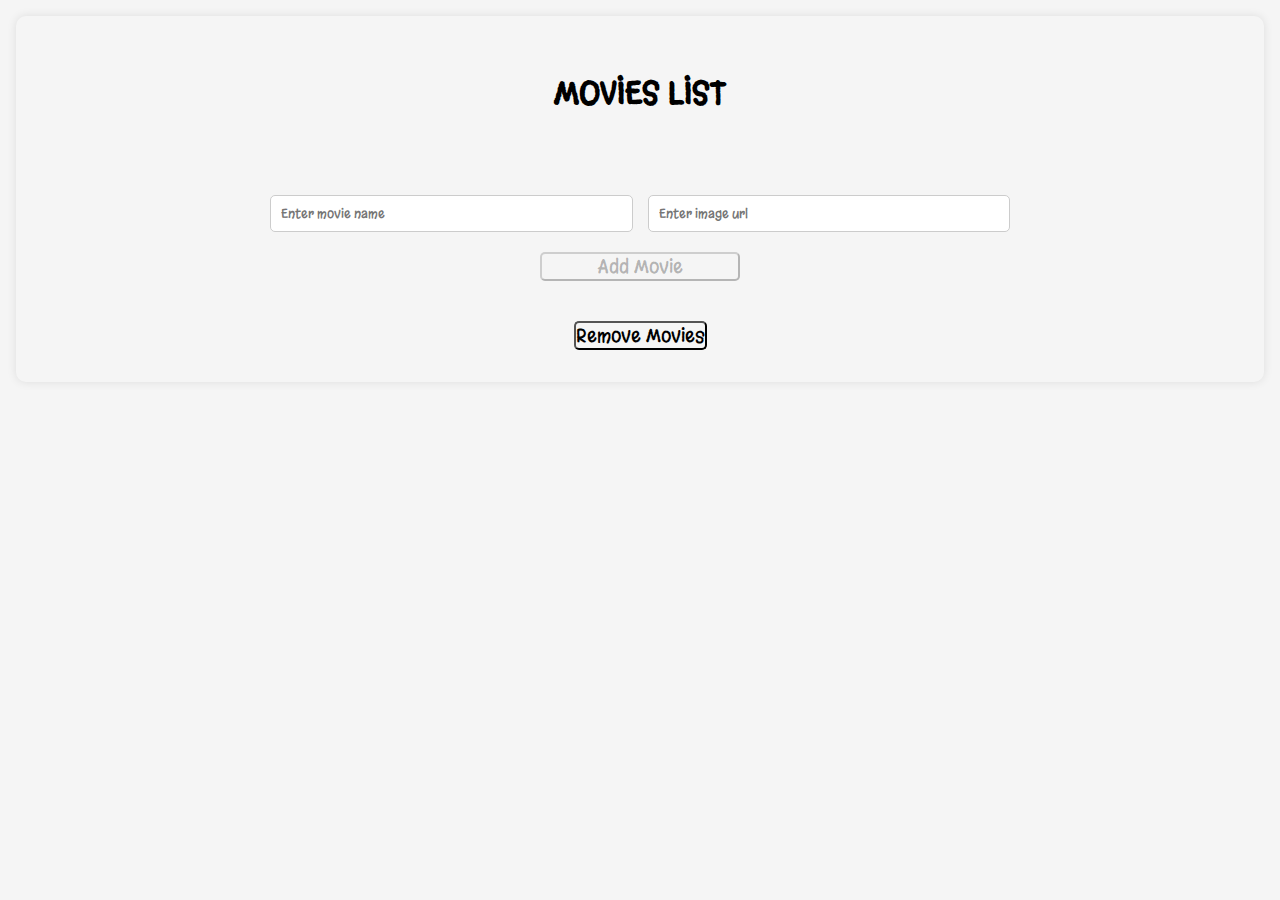
<file: image_url/index.html>
<!DOCTYPE html>
<html lang="en">
  <head>
    <meta charset="UTF-8" />
    <meta name="viewport" content="width=device-width, initial-scale=1.0" />
    <title>MOVIES LIST</title>
    <link rel="stylesheet" href="style.css" />
    <script src="script.js" defer></script>
    <link rel="preconnect" href="https://fonts.googleapis.com" />
    <link rel="preconnect" href="https://fonts.gstatic.com" crossorigin />
    <link
      href="https://fonts.googleapis.com/css2?family=Margarine&display=swap"
      rel="stylesheet"
    />
  </head>
  <body>
    <div class="container">
      <div class="header">
        <h1>MOVIES LIST</h1>
      </div>
      <div class="input-values">
        <div class="inputs">
          <input
            type="text"
            id="movie-name"
            placeholder="Enter movie name"
            oninput="checkInput()"
          />
          <input
            type="text"
            id="image-url"
            placeholder="Enter image url"
            oninput="checkInput()"
          />
        </div>
        <div class="btn-wrapper">
          <button id="add-btn" disabled>Add Movie</button>
        </div>
      </div>
      <button id="remove-btn">Remove Movies</button>
    </div>

    <div class="movies-container">
      <ul id="movies-list"></ul>
    </div>
  </body>
</html>
</file>
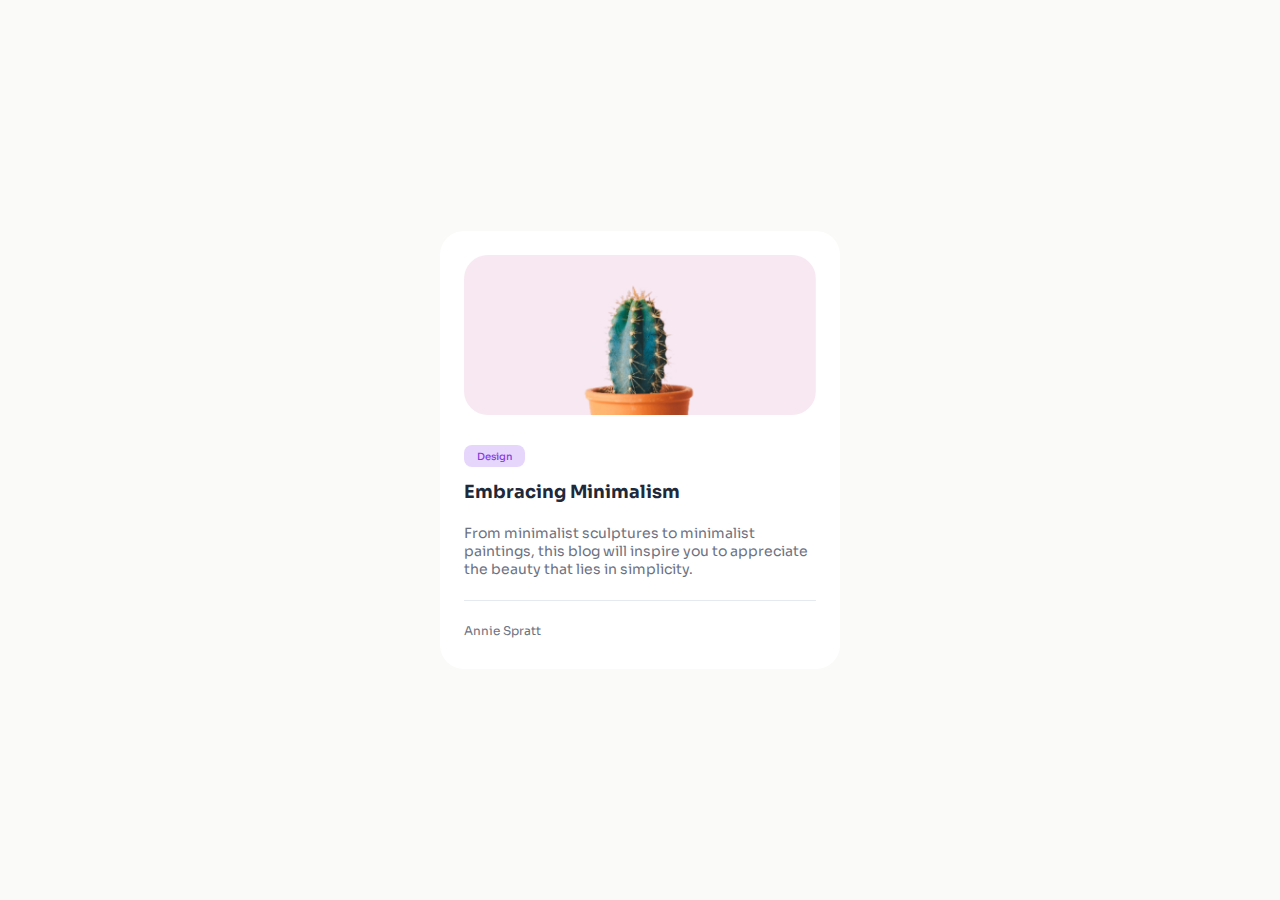
<file: Mimal_Blog/index.html>
<!DOCTYPE html>
<html lang="en">
<head>
    <meta charset="UTF-8">
    <meta name="viewport" content="width=device-width, initial-scale=1.0">
    <title>Minimal Blog</title>
    <link rel="stylesheet" href="style.css">
</head>
<body>
    <section class="container">
        <div class="image-container">
            <img src="cactus_img.jpg" alt="cactus_img">
        </div>
        <div class="text-container">
            <span class="category">Design</span>

            <h2 class="blog-title">Embracing Minimalism</h2>

            <p class="description">From minimalist sculptures to minimalist paintings, this blog will inspire you to appreciate the beauty that lies in simplicity.</p>
            <hr>
            <p class="footer">Annie Spratt</p>
        </div>
    </section>
    
</body>
</html>
</file>
<file: image_url/style.css>
* {
  margin: 0;
  padding: 0;
  box-sizing: border-box;
}

body {
  /* display: flex; */
  justify-content: center;
  align-items: center;
  padding: 1em;
  font-family: "Margarine", sans-serif;
  background-color: #f5f5f5;
  min-height: 100dvh;
}

input::placeholder {
  font-family: "Margarine", sans-serif;
}

button {
  font-family: "Margarine", sans-serif;
  font-size: 1.2rem;
  cursor: pointer;
  border-radius: 5px;
  background-color: #f5f5f5;
}

.container {
  display: flex;
  flex-direction: column;
  justify-content: center;
  align-items: center;
  width: 100%;
  height: 100%;
  border-radius: 10px;
  box-shadow: 0 0 10px rgba(0, 0, 0, 0.1);
  padding: 2em;
}

.header {
  padding: 1.5rem;
  margin-bottom: 1rem;
}

.input-values {
  padding: 30px;
  /* position: relative;    */

  width: 800px;
}

#add-btn {
  bottom: 0;
  width: 200px;
  margin: 10px 0;
}

.btn-wrapper {
  display: flex;
  justify-content: center;
  align-items: center;
}

input[type="text"] {
  padding: 10px;
  margin: 10px 0;
  border-radius: 5px;
  border: 1px solid #ccc;
}

.movies-container {
  margin-top: 50px;
}

#movies-list {
  list-style: none;
  display: flex;
  gap: 20px;
  flex-wrap: wrap;
}

#movies-list li img {
  width: 100%;
}

.inputs {
  width: 100%;
  display: flex;
  justify-content: space-between;
  gap: 15px;
}

.inputs input {
  display: block;
  flex: 1;
}
</file>
<file: Mimal_Blog/style.css>
@import url('https://fonts.googleapis.com/css2?family=Sora:wght@100..800&family=Spectral:wght@500&display=swap');

* {
    padding: 0;
    margin: 0;
    box-sizing: border-box;
    font-family: 'Sora', sans-serif;
}

body {
    background-color: #FAFAF9;
    display: flex;
    justify-content: center;
    align-items: center;
    height: 100vh;
    width: 100vw;
    gap: 1rem;
}

.container {
    width: 25rem;
    height: auto;
    background: #ffff;
    border-radius: 1.5rem;
    padding: 1.5rem;
    overflow: hidden;
    position: relative;
}

.image-container {
    width: 100%;
    height: auto;
    position: relative;
    margin-bottom: 1.5rem;
}

.image-container img {
    width: 100%;
    height: auto;
    max-height: 15rem;
    object-fit: cover;
    border-radius: 1.5rem;
}


.category {
    font-size: 0.625rem;
    padding: .3rem .8rem;
    border-radius: .5rem;
    background: #E6D6FC;
    font-weight: 500;
    color: #883AE1;
    cursor: pointer;
}

.blog-title {
    padding: 1rem 0;
    font-size: 1.125rem;
    color: #20293A;
}

.description {
    padding: .35rem 0;
    color: #6C727F;
    font-size: 0.875rem;
}

hr {
    border: 0;
    height: 1px;
    background: #E5EAF0;
    margin: 1rem 0;
}

.footer {
    padding: .4rem 0;
    color: #6C727F;
    font-size: 0.75rem;
}
</file>
